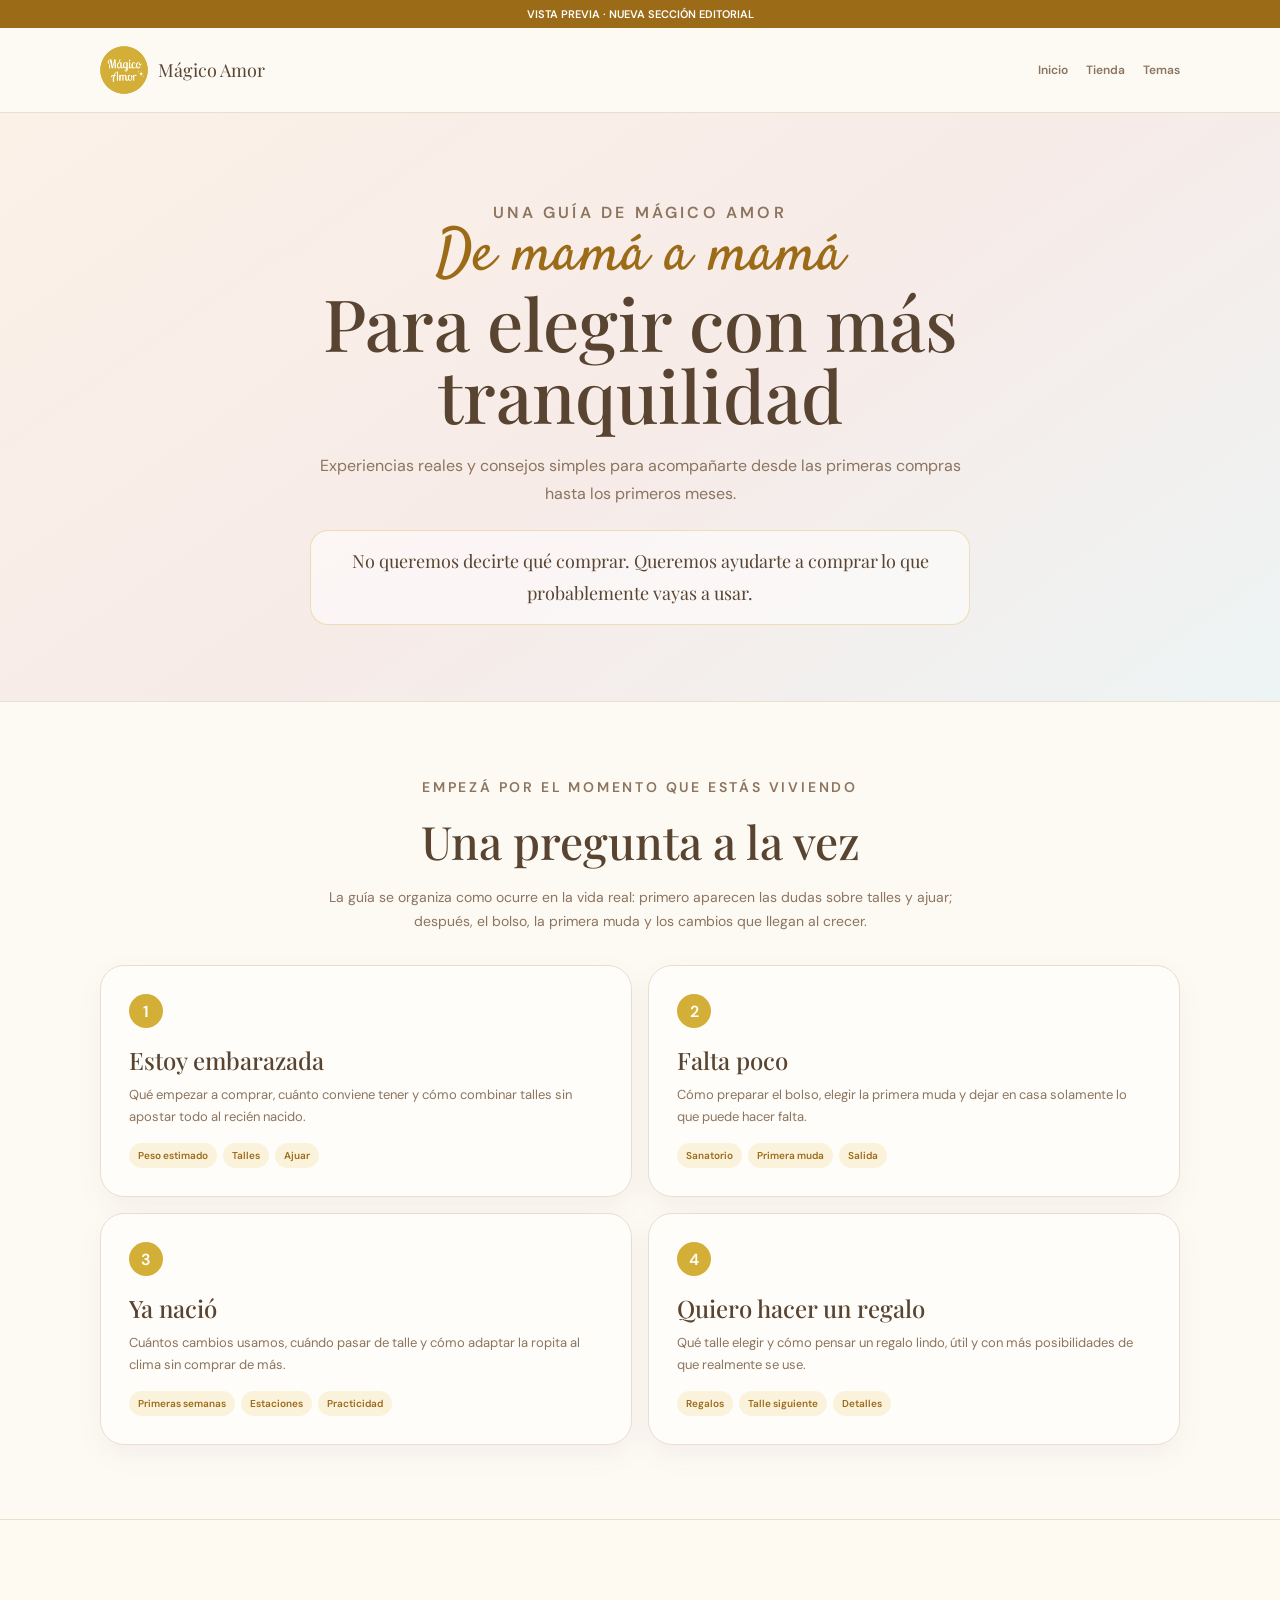
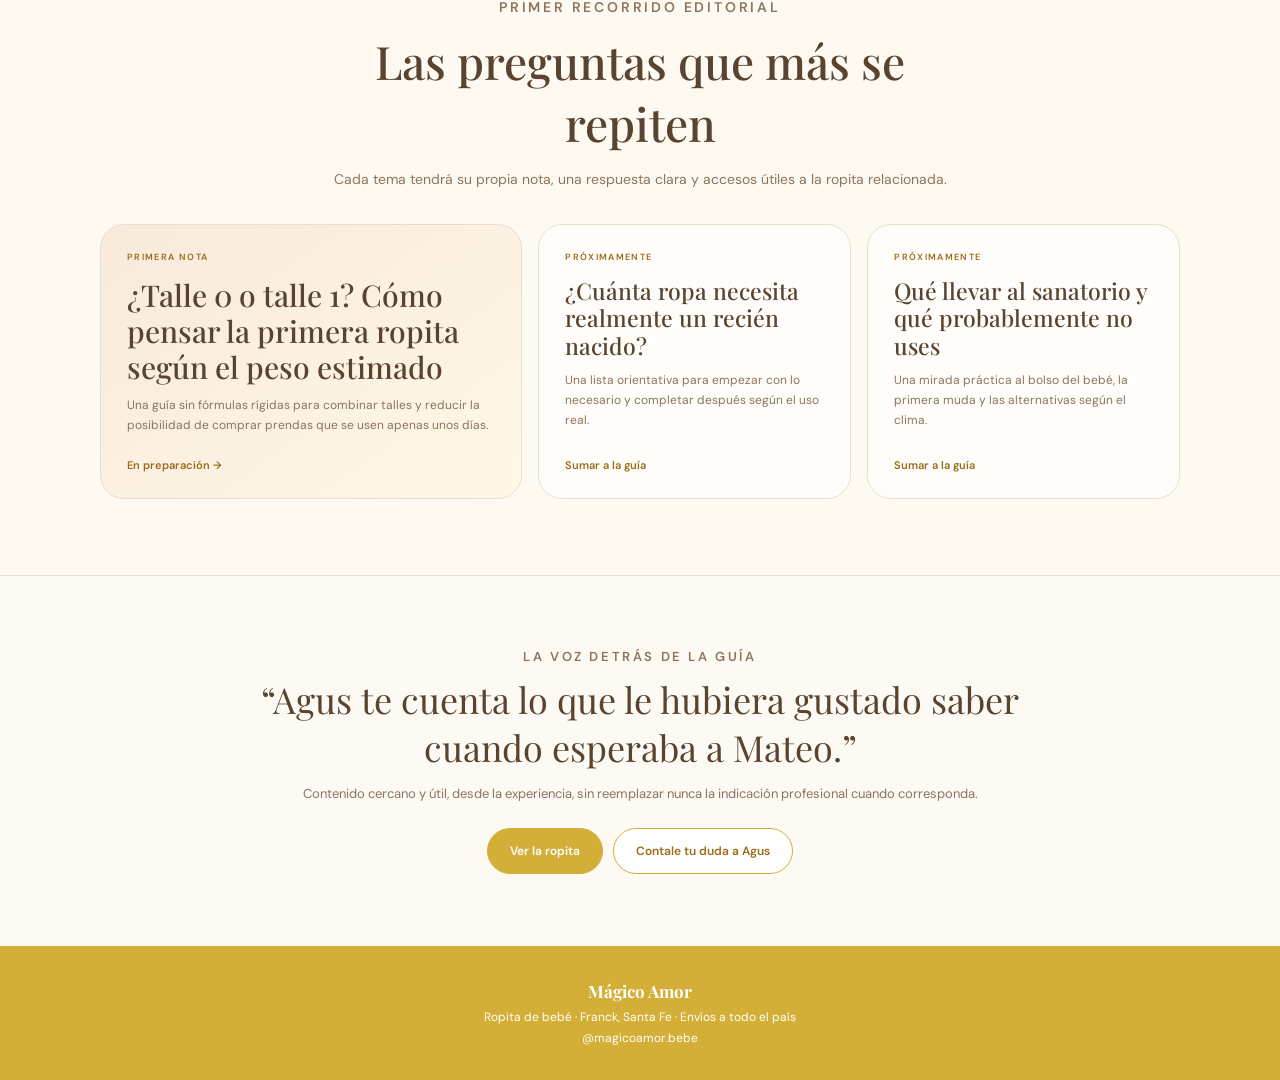
<file: de-mama-a-mama.html>
<!doctype html>
<html lang="es-AR">
<head>
  <meta charset="utf-8">
  <meta name="viewport" content="width=device-width,initial-scale=1">
  <title>De mamá a mamá · Guías para la primera ropita | Mágico Amor</title>
  <meta name="description" content="Consejos reales de Mágico Amor para elegir talles, preparar el ajuar y comprar la primera ropita del bebé sin comprar de más.">
  <link rel="icon" type="image/png" href="logo.png">
  <link rel="preconnect" href="https://fonts.googleapis.com">
  <link rel="preconnect" href="https://fonts.gstatic.com" crossorigin>
  <link href="https://fonts.googleapis.com/css2?family=DM+Sans:wght@400;500;600&family=Playfair+Display:wght@500&family=Satisfy&display=swap" rel="stylesheet">
  <style>
    :root{--ink:#594431;--muted:#8c745e;--gold:#d4af37;--deep:#9c6b18;--cream:#fdfaf4;--paper:#fffdf9;--line:#eadfce;--blush:#f7ebe8;--sky:#edf4f4;--shadow:0 18px 45px rgba(100,73,43,.1)}
    *{box-sizing:border-box}html{scroll-behavior:smooth}body{margin:0;background:var(--cream);color:var(--ink);font-family:"DM Sans",system-ui,sans-serif;-webkit-font-smoothing:antialiased}.shell{width:min(1080px,calc(100% - 36px));margin:auto}.preview{padding:7px 16px;background:var(--deep);color:#fff;text-align:center;font-size:11px;font-weight:600}.topbar{display:flex;align-items:center;justify-content:space-between;padding:18px 0}.brand{display:flex;align-items:center;gap:10px;color:var(--ink);text-decoration:none;font-family:"Playfair Display",Georgia,serif;font-size:18px}.brand img{width:48px;height:48px;border-radius:50%;object-fit:cover;transform:scale(1.03)}.topbar nav{display:flex;gap:18px}.topbar nav a{color:var(--muted);font-size:12px;font-weight:600;text-decoration:none}.hero{padding:64px 0 76px;text-align:center;background:linear-gradient(145deg,#fbf1e7,var(--blush) 52%,var(--sky));border-block:1px solid var(--line)}.eyebrow{margin:0 0 10px;color:var(--deep);font-size:10px;font-weight:600;letter-spacing:.2em;text-transform:uppercase}.hero h1{max-width:760px;margin:auto;font-family:"Playfair Display",Georgia,serif;font-size:clamp(42px,7vw,72px);font-weight:500;line-height:1}.hero h1 span{display:block;color:var(--deep);font-family:"Satisfy",cursive;font-size:.82em;font-weight:400}.hero p{max-width:660px;margin:22px auto 0;color:var(--muted);font-size:16px;line-height:1.75}.promise{max-width:720px;margin:30px auto 0;padding:15px 20px;border:1px solid rgba(212,175,55,.35);border-radius:18px;background:rgba(255,255,255,.55);color:var(--ink)!important;font-family:"Playfair Display",Georgia,serif;font-size:18px!important}.journeys{padding:74px 0}.heading{text-align:center;max-width:680px;margin:0 auto 32px}.heading h2{margin:0;font-family:"Playfair Display",Georgia,serif;font-size:clamp(30px,4.5vw,46px);font-weight:500}.heading p{color:var(--muted);font-size:14px;line-height:1.7}.journey-grid{display:grid;grid-template-columns:repeat(2,1fr);gap:16px}.journey{padding:28px;border:1px solid var(--line);border-radius:24px;background:var(--paper);box-shadow:0 10px 28px rgba(100,73,43,.06)}.journey-num{display:grid;place-items:center;width:34px;height:34px;border-radius:50%;background:var(--gold);color:#fff;font-weight:600}.journey h3{margin:16px 0 8px;font-family:"Playfair Display",Georgia,serif;font-size:24px;font-weight:500}.journey p{margin:0;color:var(--muted);font-size:13px;line-height:1.65}.journey-tags{display:flex;flex-wrap:wrap;gap:6px;margin-top:16px}.journey-tags span{padding:6px 9px;border-radius:999px;background:#fbf2dc;color:var(--deep);font-size:10px;font-weight:600}.featured{padding:76px 0;background:#fffaf1;border-block:1px solid var(--line)}.article-grid{display:grid;grid-template-columns:1.35fr 1fr 1fr;gap:16px}.article{display:flex;flex-direction:column;min-height:275px;padding:26px;border:1px solid var(--line);border-radius:24px;background:var(--paper);color:inherit}.article.feature{background:linear-gradient(145deg,#f8e9dc,#fff8e7)}.article-label{color:var(--deep);font-size:9px;font-weight:600;letter-spacing:.15em;text-transform:uppercase}.article h3{margin:14px 0 10px;font-family:"Playfair Display",Georgia,serif;font-size:23px;font-weight:500;line-height:1.2}.article.feature h3{font-size:30px}.article p{margin:0;color:var(--muted);font-size:12px;line-height:1.7}.article .status{margin-top:auto;padding-top:22px;color:var(--deep);font-size:11px;font-weight:600}.voice{padding:72px 0;text-align:center}.voice blockquote{max-width:760px;margin:0 auto;font-family:"Playfair Display",Georgia,serif;font-size:clamp(24px,4vw,36px);line-height:1.35}.voice p{color:var(--muted);font-size:13px}.cta{display:flex;justify-content:center;gap:10px;flex-wrap:wrap;margin-top:26px}.button{display:inline-flex;align-items:center;justify-content:center;min-height:46px;padding:0 22px;border:1px solid var(--gold);border-radius:999px;background:var(--gold);color:#fff;font-size:12px;font-weight:600;text-decoration:none}.button.alt{background:#fff;color:var(--deep)}footer{padding:30px 18px;background:var(--gold);color:#fff;text-align:center;font-size:12px;line-height:1.8}footer strong{font-family:"Playfair Display",Georgia,serif;font-size:17px}
    @media(max-width:760px){.topbar nav{gap:10px}.topbar nav a:first-child{display:none}.hero{padding:48px 0 58px}.journey-grid,.article-grid{grid-template-columns:1fr}.article{min-height:220px}.article.feature h3{font-size:26px}}
  </style>
</head>
<body>
  <div class="preview">VISTA PREVIA · NUEVA SECCIÓN EDITORIAL</div>
  <header class="shell topbar"><a class="brand" href="home-v2.html"><img src="logo.png" alt=""><span>Mágico Amor</span></a><nav><a href="home-v2.html">Inicio</a><a href="index.html">Tienda</a><a href="#temas">Temas</a></nav></header>
  <main>
    <section class="hero"><div class="shell"><p class="eyebrow">Una guía de Mágico Amor</p><h1><span>De mamá a mamá</span>Para elegir con más tranquilidad</h1><p>Experiencias reales y consejos simples para acompañarte desde las primeras compras hasta los primeros meses.</p><p class="promise">No queremos decirte qué comprar. Queremos ayudarte a comprar lo que probablemente vayas a usar.</p></div></section>
    <section class="journeys" id="temas"><div class="shell"><div class="heading"><p class="eyebrow">Empezá por el momento que estás viviendo</p><h2>Una pregunta a la vez</h2><p>La guía se organiza como ocurre en la vida real: primero aparecen las dudas sobre talles y ajuar; después, el bolso, la primera muda y los cambios que llegan al crecer.</p></div><div class="journey-grid">
      <article class="journey"><div class="journey-num">1</div><h3>Estoy embarazada</h3><p>Qué empezar a comprar, cuánto conviene tener y cómo combinar talles sin apostar todo al recién nacido.</p><div class="journey-tags"><span>Peso estimado</span><span>Talles</span><span>Ajuar</span></div></article>
      <article class="journey"><div class="journey-num">2</div><h3>Falta poco</h3><p>Cómo preparar el bolso, elegir la primera muda y dejar en casa solamente lo que puede hacer falta.</p><div class="journey-tags"><span>Sanatorio</span><span>Primera muda</span><span>Salida</span></div></article>
      <article class="journey"><div class="journey-num">3</div><h3>Ya nació</h3><p>Cuántos cambios usamos, cuándo pasar de talle y cómo adaptar la ropita al clima sin comprar de más.</p><div class="journey-tags"><span>Primeras semanas</span><span>Estaciones</span><span>Practicidad</span></div></article>
      <article class="journey"><div class="journey-num">4</div><h3>Quiero hacer un regalo</h3><p>Qué talle elegir y cómo pensar un regalo lindo, útil y con más posibilidades de que realmente se use.</p><div class="journey-tags"><span>Regalos</span><span>Talle siguiente</span><span>Detalles</span></div></article>
    </div></div></section>
    <section class="featured"><div class="shell"><div class="heading"><p class="eyebrow">Primer recorrido editorial</p><h2>Las preguntas que más se repiten</h2><p>Cada tema tendrá su propia nota, una respuesta clara y accesos útiles a la ropita relacionada.</p></div><div class="article-grid">
      <article class="article feature"><span class="article-label">Primera nota</span><h3>¿Talle 0 o talle 1? Cómo pensar la primera ropita según el peso estimado</h3><p>Una guía sin fórmulas rígidas para combinar talles y reducir la posibilidad de comprar prendas que se usen apenas unos días.</p><span class="status">En preparación →</span></article>
      <article class="article"><span class="article-label">Próximamente</span><h3>¿Cuánta ropa necesita realmente un recién nacido?</h3><p>Una lista orientativa para empezar con lo necesario y completar después según el uso real.</p><span class="status">Sumar a la guía</span></article>
      <article class="article"><span class="article-label">Próximamente</span><h3>Qué llevar al sanatorio y qué probablemente no uses</h3><p>Una mirada práctica al bolso del bebé, la primera muda y las alternativas según el clima.</p><span class="status">Sumar a la guía</span></article>
    </div></div></section>
    <section class="voice"><div class="shell"><p class="eyebrow">La voz detrás de la guía</p><blockquote>“Agus te cuenta lo que le hubiera gustado saber cuando esperaba a Mateo.”</blockquote><p>Contenido cercano y útil, desde la experiencia, sin reemplazar nunca la indicación profesional cuando corresponda.</p><div class="cta"><a class="button" href="index.html">Ver la ropita</a><a class="button alt" href="https://wa.me/5493425164672?text=Hola%20Agus%2C%20tengo%20una%20duda%20para%20De%20mam%C3%A1%20a%20mam%C3%A1">Contale tu duda a Agus</a></div></div></section>
  </main>
  <footer><strong>Mágico Amor</strong><br>Ropita de bebé · Franck, Santa Fe · Envíos a todo el país<br>@magicoamor.bebe</footer>
</body>
</html>
</file>
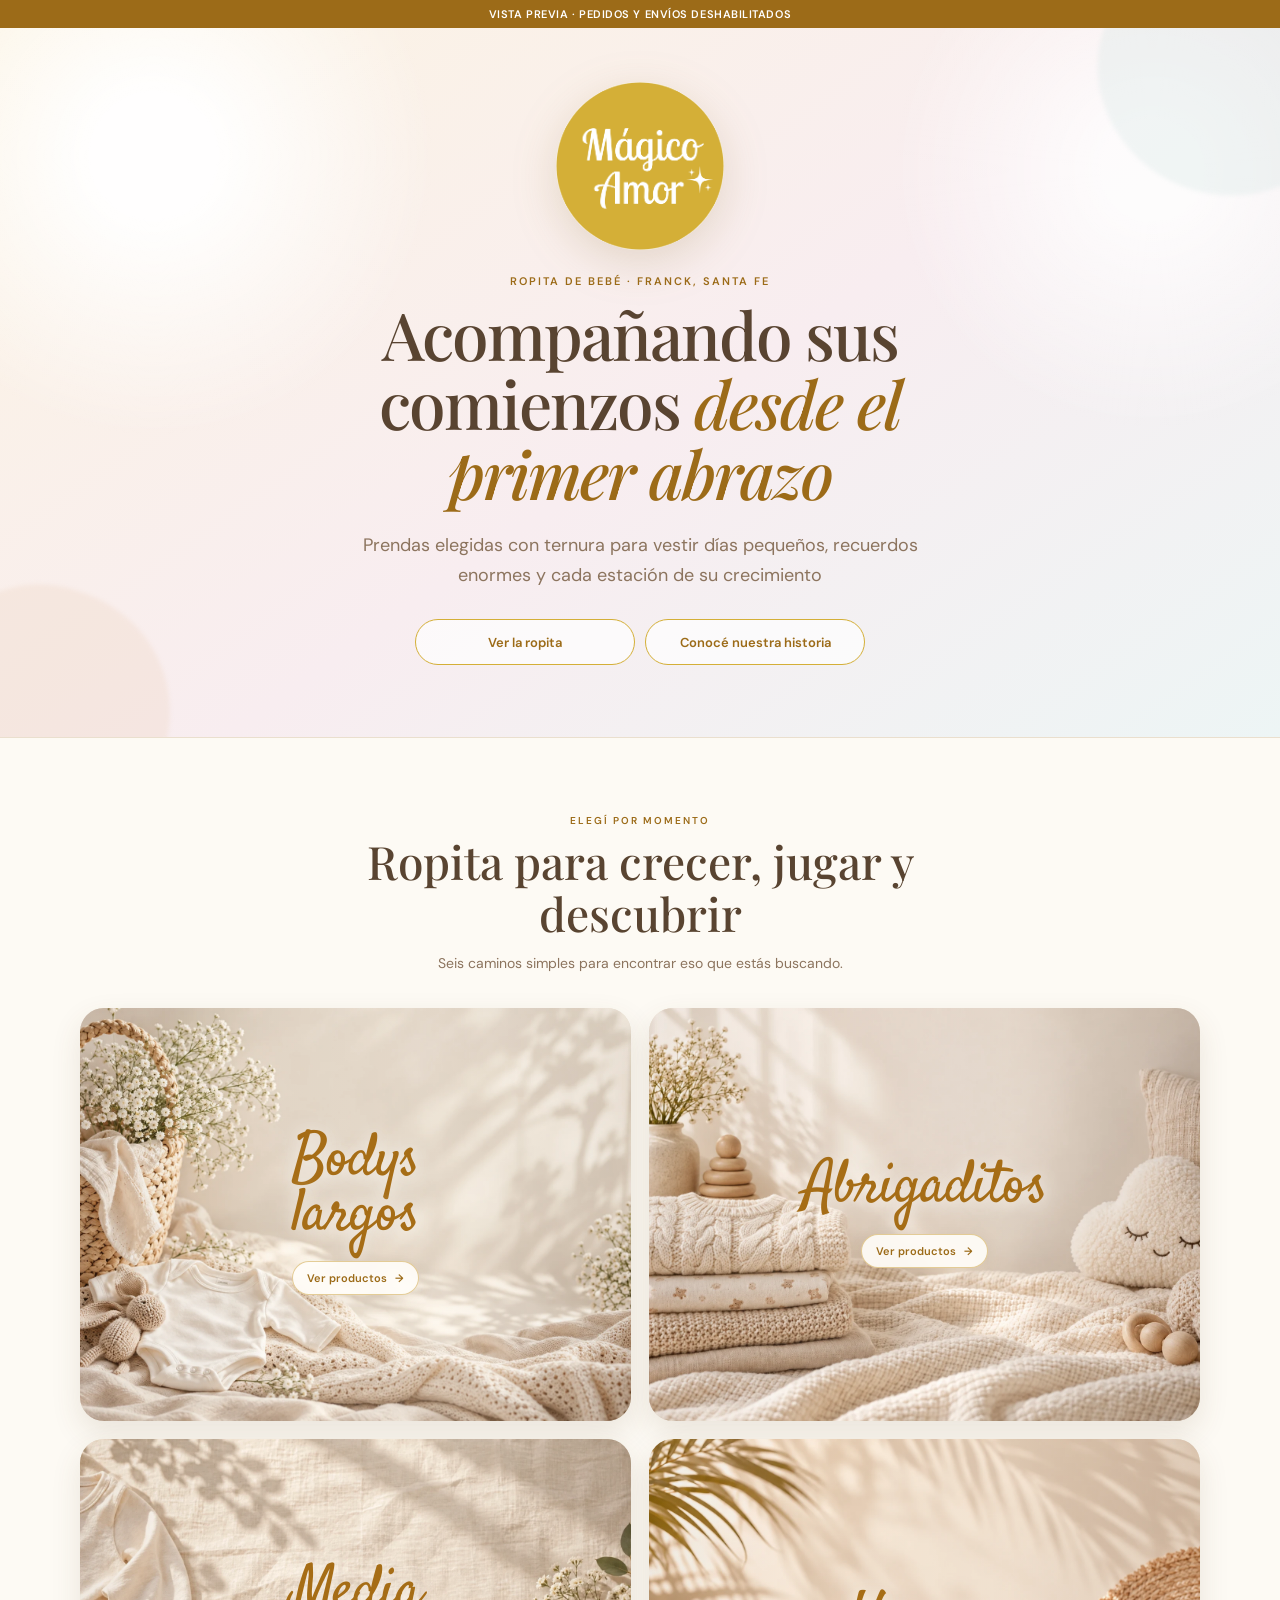
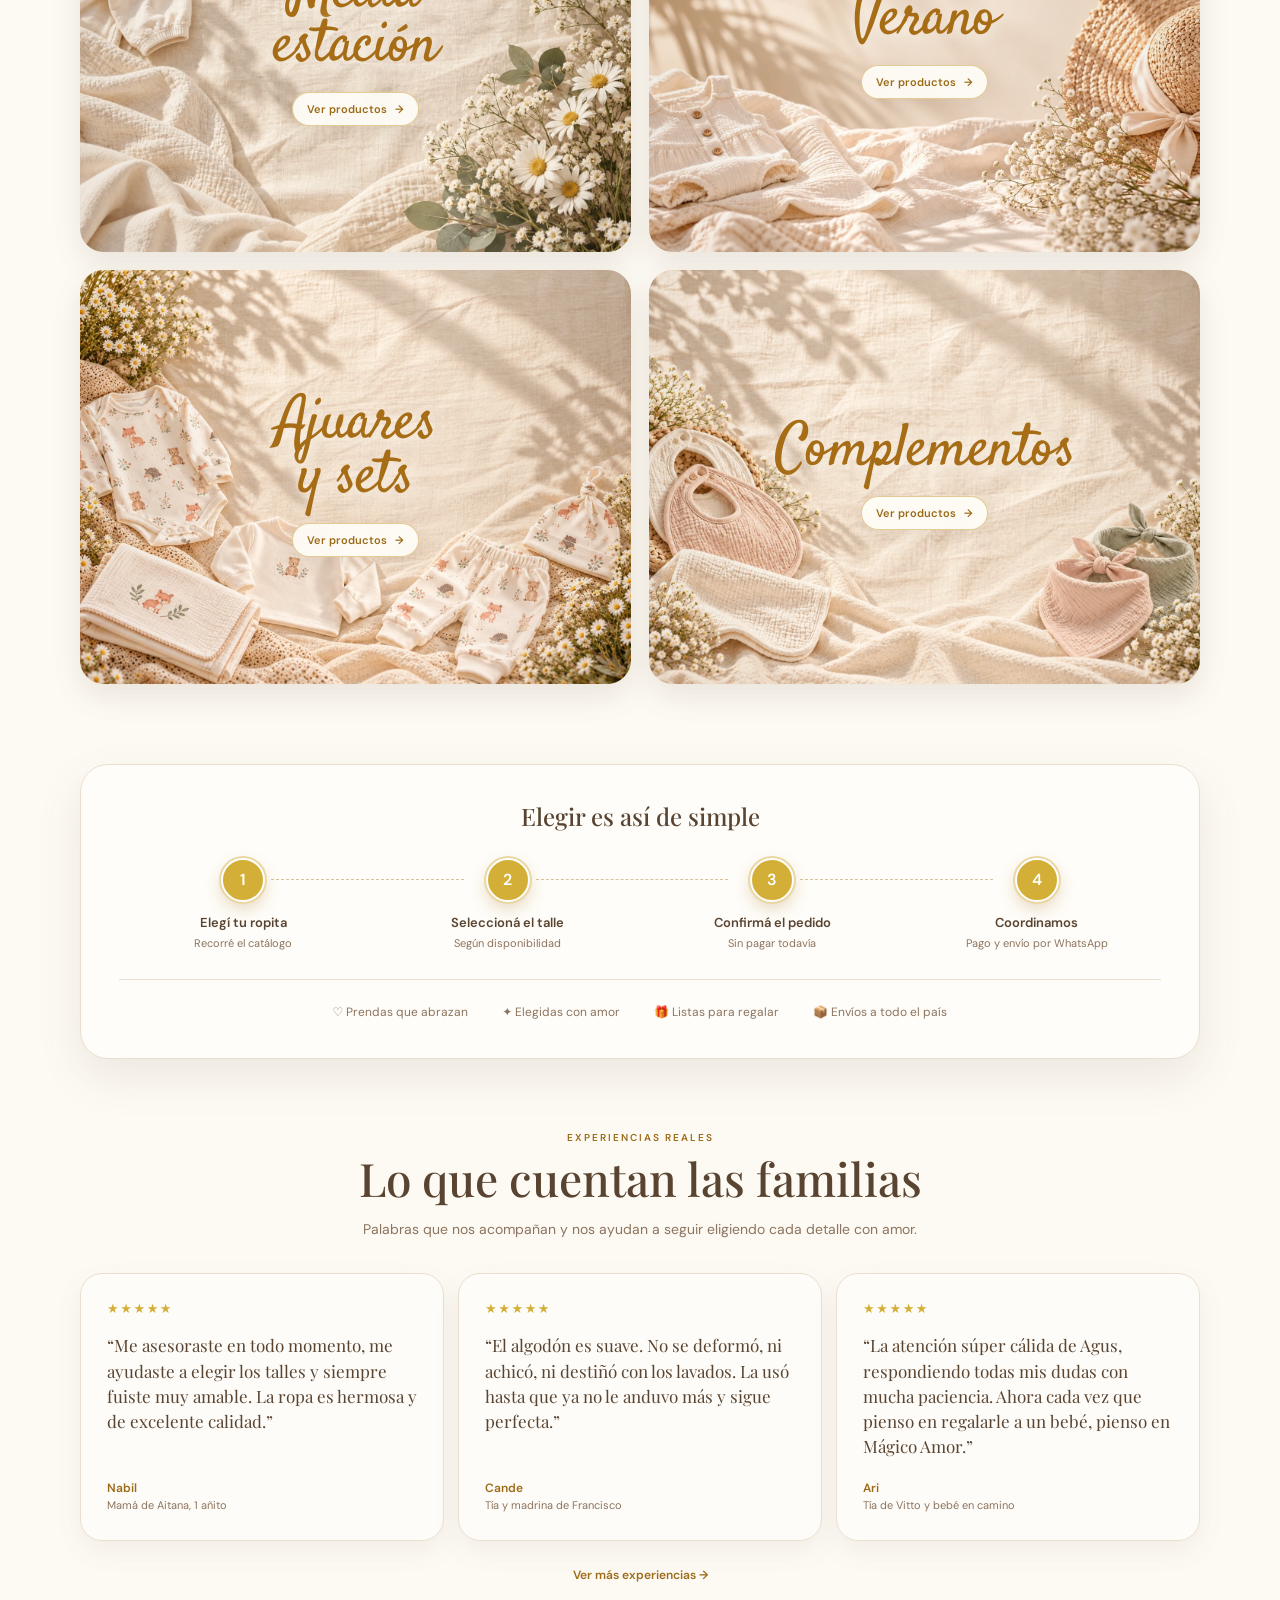
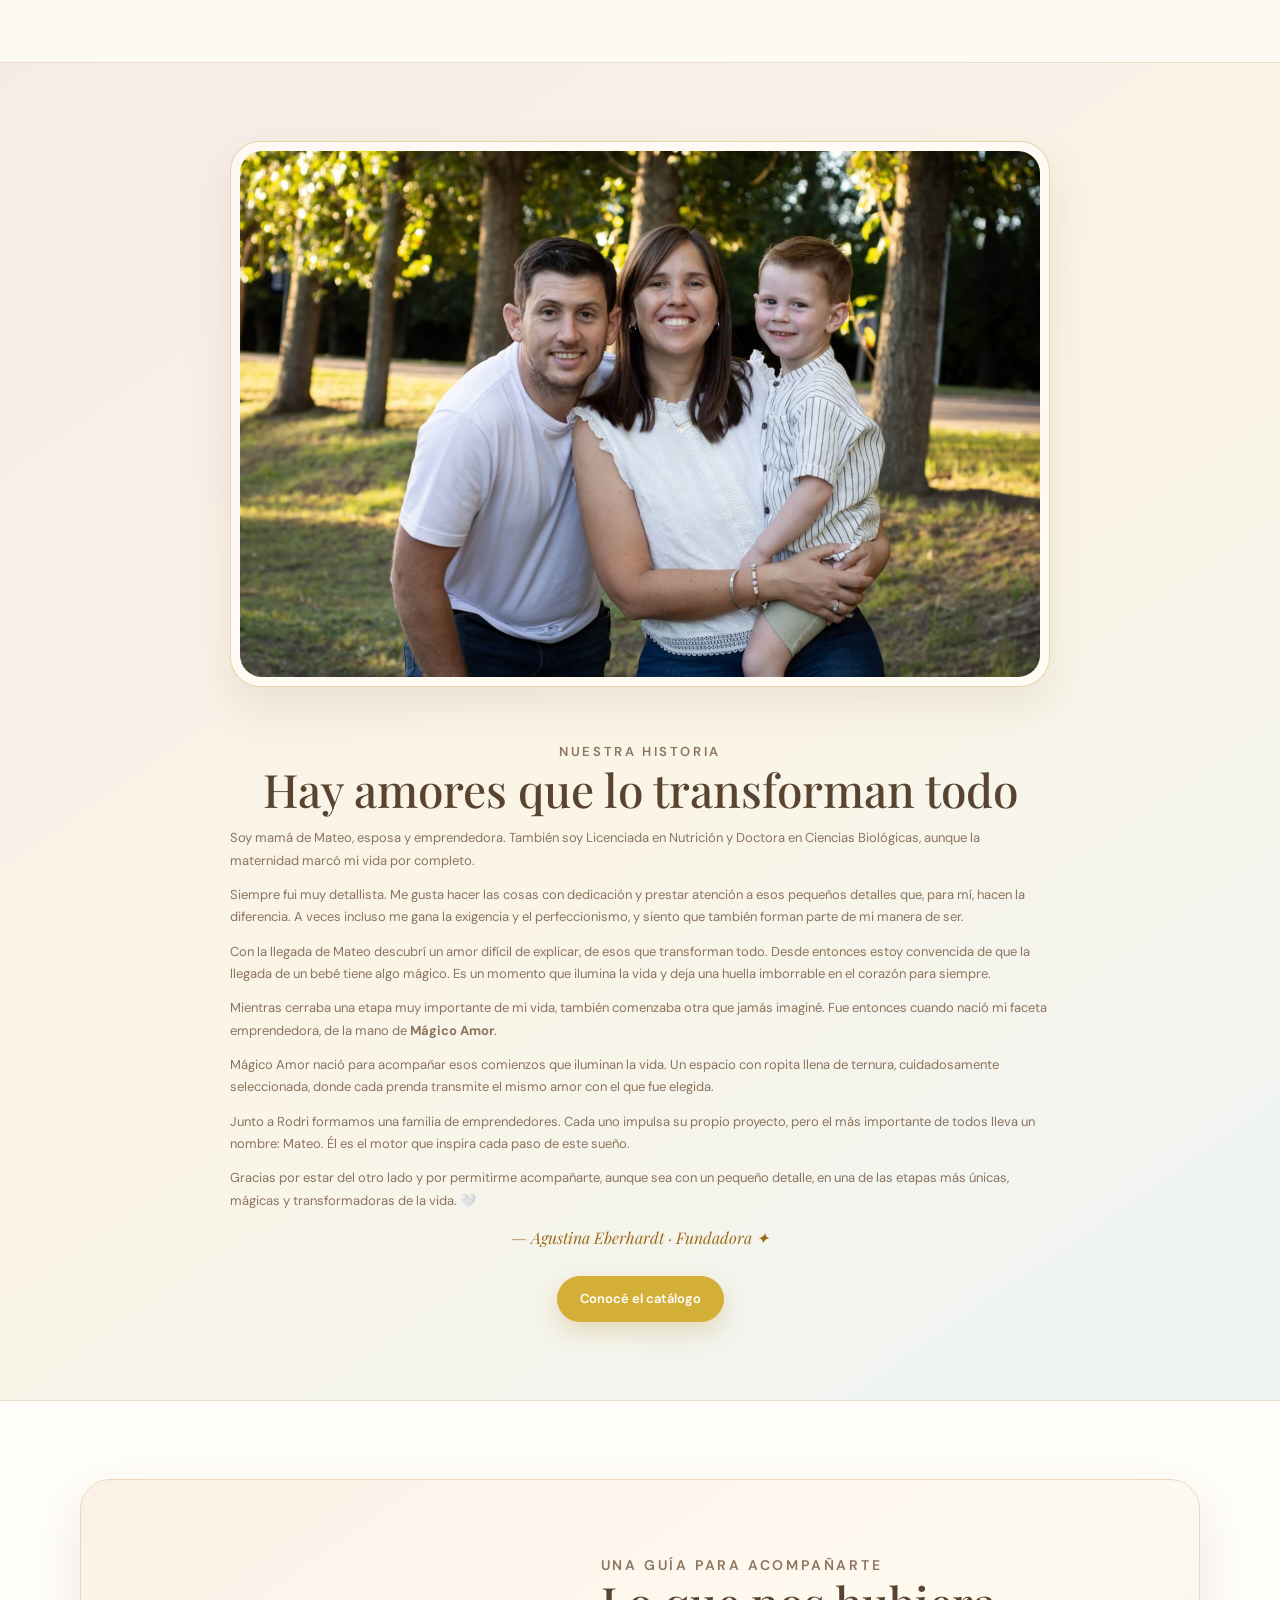
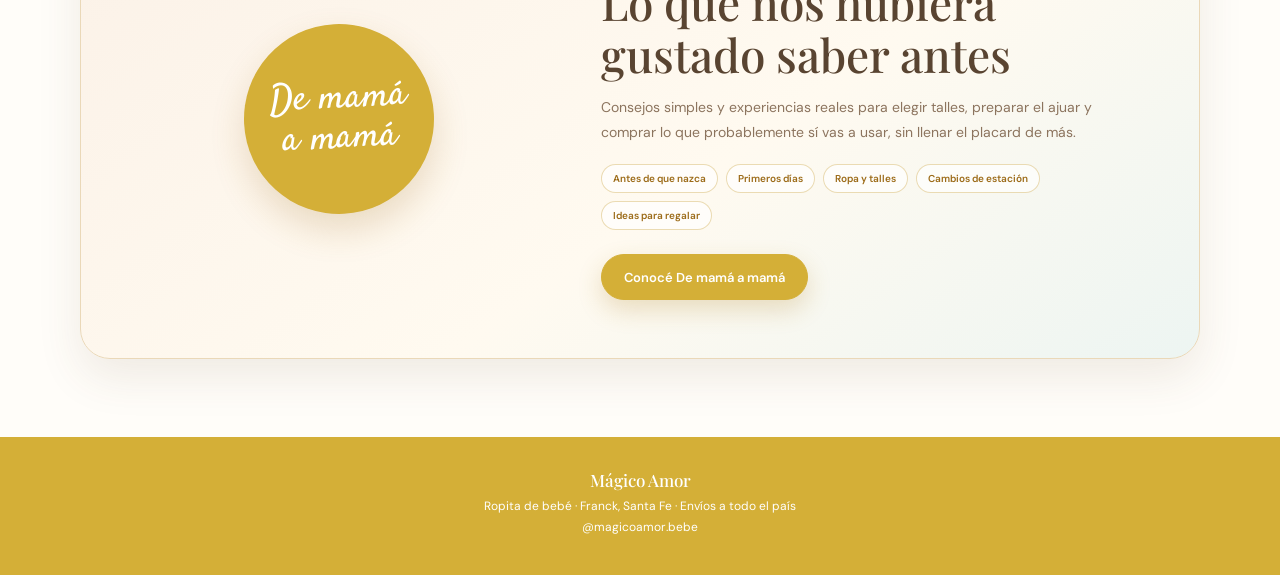
<file: home-v2.html>
<!doctype html>
<html lang="es">
<head>
  <meta charset="utf-8">
  <meta name="viewport" content="width=device-width,initial-scale=1">
  <meta name="robots" content="noindex,nofollow,noarchive">
  <meta name="theme-color" content="#fbf6ed">
  <title>Mágico Amor · Ropita para acompañar sus comienzos</title>
  <meta name="description" content="Ropita de bebé elegida con amor en Franck, Santa Fe. Explorá bodys, abrigaditos, media estación y verano.">
  <link rel="icon" type="image/png" href="logo.png">
  <link rel="preconnect" href="https://fonts.googleapis.com">
  <link rel="preconnect" href="https://fonts.gstatic.com" crossorigin>
  <link href="https://fonts.googleapis.com/css2?family=DM+Sans:wght@400;500;600&family=Playfair+Display:ital,wght@0,500;1,500&family=Satisfy&display=swap" rel="stylesheet">
  <style>
    :root{--ink:#594431;--muted:#8c745e;--gold:#d4af37;--gold-deep:#9c6b18;--cream:#fdfaf4;--paper:#fffdf9;--blush:#f7ebe8;--sky:#edf4f4;--line:#eadfce;--shadow:0 18px 45px rgba(100,73,43,.10)}
    *{box-sizing:border-box}html{scroll-behavior:smooth}body{margin:0;background:var(--cream);color:var(--ink);font-family:"DM Sans",system-ui,sans-serif;-webkit-font-smoothing:antialiased}a{color:inherit}img{max-width:100%}.shell{width:min(1120px,calc(100% - 36px));margin:0 auto}
    .preview-note{padding:7px 16px;background:var(--gold-deep);color:#fff;text-align:center;font-size:11px;font-weight:600;letter-spacing:.05em}
    .hero{position:relative;isolation:isolate;overflow:hidden;min-height:490px;display:grid;place-items:center;padding:54px 20px 72px;text-align:center;background:radial-gradient(circle at 12% 18%,rgba(255,255,255,.95) 0 5%,transparent 22%),radial-gradient(circle at 90% 20%,rgba(255,255,255,.8) 0 4%,transparent 20%),linear-gradient(145deg,#fcf4e3 0%,#f8edf0 54%,#edf5f5 100%);border-bottom:1px solid var(--line)}
    .hero::before,.hero::after{content:"";position:absolute;z-index:-1;width:250px;aspect-ratio:1;border-radius:48% 52% 44% 56%;filter:blur(2px);opacity:.33}.hero::before{left:-80px;bottom:-100px;background:#efd7c5;transform:rotate(20deg)}.hero::after{right:-70px;top:-80px;background:#d7e7e5;transform:rotate(-18deg)}
    .hero-inner{max-width:780px}.logo-wrap{width:168px;margin:0 auto 24px;overflow:hidden;border-radius:50%;filter:drop-shadow(0 12px 22px rgba(135,98,32,.18))}.logo-wrap img{display:block;width:100%;aspect-ratio:1;object-fit:cover;border-radius:50%;transform:scale(1.035)}
    .eyebrow,.section-kicker{margin:0 0 12px;color:var(--gold-deep);font-size:11px;font-weight:600;letter-spacing:.18em;text-transform:uppercase}h1{max-width:720px;margin:0 auto;font-family:"Playfair Display",Georgia,serif;font-size:clamp(38px,6vw,66px);font-weight:500;line-height:1.05;letter-spacing:-.03em}h1 em{color:var(--gold-deep);font-weight:500}.hero-copy{max-width:590px;margin:22px auto 0;color:var(--muted);font-size:clamp(15px,2vw,18px);line-height:1.7}.hero-actions{display:flex;justify-content:center;gap:10px;flex-wrap:wrap;margin-top:28px}.hero-actions .button{flex:0 0 220px;background:rgba(255,255,255,.7);color:var(--gold-deep);box-shadow:none}
    .button{display:inline-flex;align-items:center;justify-content:center;min-height:46px;padding:0 22px;border:1px solid var(--gold);border-radius:999px;font-size:13px;font-weight:600;text-decoration:none;transition:transform .2s ease,box-shadow .2s ease,background .2s ease}.button:hover{transform:translateY(-2px)}.button-primary{background:var(--gold);color:#fff;box-shadow:0 10px 24px rgba(177,128,34,.24)}.button-secondary{background:rgba(255,255,255,.58);color:var(--gold-deep)}
    .categories{padding:76px 0 54px}.section-heading{max-width:620px;margin:0 auto 32px;text-align:center}.section-kicker{margin-bottom:9px;font-size:10px;letter-spacing:.2em}h2{margin:0;font-family:"Playfair Display",Georgia,serif;font-size:clamp(30px,4vw,46px);font-weight:500;line-height:1.12}.section-intro{margin:13px auto 0;color:var(--muted);font-size:14px;line-height:1.7}.category-grid{display:grid;grid-template-columns:repeat(2,1fr);gap:18px}
    .category-card{position:relative;display:block;overflow:hidden;aspect-ratio:4/3;border:0;border-radius:24px;background:#eadfce;box-shadow:0 12px 30px rgba(100,73,43,.12);text-decoration:none;isolation:isolate;transition:transform .25s ease,box-shadow .25s ease}.category-card::after{content:"";position:absolute;inset:0;z-index:1;background:linear-gradient(90deg,rgba(67,45,24,.08),rgba(255,250,239,.1) 35%,rgba(255,250,239,.2) 65%,rgba(67,45,24,.08));pointer-events:none}.category-card:hover{transform:translateY(-5px);box-shadow:var(--shadow)}.category-card img{position:absolute;inset:0;display:block;width:100%;height:100%;object-fit:cover;transition:transform .45s ease}.category-card:hover img{transform:scale(1.025)}.category-content{position:absolute;inset:0;z-index:2;display:flex;flex-direction:column;align-items:center;justify-content:center;padding:24px;text-align:center}.category-title{max-width:82%;color:#a66d16;font-family:"Satisfy","Segoe Script",cursive;font-size:clamp(38px,4.7vw,64px);font-weight:400;font-style:normal;line-height:.9;letter-spacing:-.025em;text-shadow:0 2px 18px rgba(255,253,249,.95)}.category-label{display:inline-flex;align-items:center;gap:8px;margin-top:18px;padding:9px 14px;border:1px solid rgba(198,154,47,.48);border-radius:999px;background:rgba(255,253,249,.9);color:var(--gold-deep);font-size:11px;font-weight:600;box-shadow:0 6px 18px rgba(100,73,43,.1);backdrop-filter:blur(7px)}
    .shop-path{padding:26px 0 72px}.path-panel{padding:38px;border:1px solid var(--line);border-radius:28px;background:var(--paper);box-shadow:var(--shadow)}.path-title{margin:0 0 28px;text-align:center;font-family:"Playfair Display",Georgia,serif;font-size:24px;font-weight:500}.steps{display:grid;grid-template-columns:repeat(4,1fr);gap:16px}.step{position:relative;text-align:center}.step:not(:last-child)::after{content:"";position:absolute;top:21px;left:calc(50% + 28px);right:calc(-50% + 28px);border-top:1px dashed #d9c29b}.step-number{position:relative;z-index:1;display:flex;align-items:center;justify-content:center;width:44px;height:44px;margin:0 auto 12px;border:2px solid #fff;border-radius:50%;background:var(--gold);color:#fff;box-shadow:0 0 0 2px #ead7a3,0 7px 16px rgba(156,107,24,.25);font-family:"DM Sans",system-ui,sans-serif;font-size:16px;font-weight:600;line-height:1}.step strong{display:block;font-size:13px;font-weight:600}.step>span:not(.step-number){display:block;margin-top:4px;color:var(--muted);font-size:11px;line-height:1.5}.confidence{display:flex;justify-content:center;gap:18px 34px;flex-wrap:wrap;margin-top:28px;padding-top:24px;border-top:1px solid var(--line);color:var(--muted);font-size:12px}
    .voices{padding:0 0 78px}.voices-grid{display:grid;grid-template-columns:repeat(3,1fr);gap:14px}.voice-card{display:flex;flex-direction:column;min-height:210px;padding:26px;border:1px solid var(--line);border-radius:22px;background:rgba(255,253,249,.82);box-shadow:0 10px 28px rgba(100,73,43,.07)}.voice-stars{color:var(--gold);font-size:13px;letter-spacing:.12em}.voice-card blockquote{margin:16px 0 20px;color:var(--ink);font-family:"Playfair Display",Georgia,serif;font-size:17px;line-height:1.48}.voice-card footer{margin-top:auto;padding:0;background:none;color:var(--muted);text-align:left;font-size:11px;line-height:1.5}.voice-card footer strong{display:block;color:var(--gold-deep);font-family:"DM Sans",system-ui,sans-serif;font-size:12px;font-weight:600}.voices-action{text-align:center;margin-top:22px}.voices-action a{color:var(--gold-deep);font-size:12px;font-weight:600;text-decoration:none}
    .story{padding:78px 0;background:linear-gradient(145deg,var(--blush),#fbf5e7 52%,var(--sky));border-top:1px solid var(--line)}.story-card{display:grid;grid-template-columns:1fr;gap:42px}.story-photo{position:relative;width:100%;max-width:820px;aspect-ratio:3/2;margin:0 auto;padding:9px;border:1px solid rgba(198,154,47,.38);border-radius:30px;background:rgba(255,253,249,.72);box-shadow:var(--shadow)}.story-photo img{display:block;width:100%;height:100%;object-fit:cover;object-position:center;border-radius:22px}.story-copy{width:100%;max-width:820px;margin:0 auto}.story-copy .section-kicker{text-align:center}.story-copy h2{max-width:none;text-align:center}.story-copy p{margin:12px 0 0;color:var(--muted);font-size:13px;line-height:1.72}.story-signature{text-align:center;color:var(--gold-deep)!important;font-family:"Playfair Display",Georgia,serif;font-style:italic;font-size:16px!important}.story-copy .button{display:flex;width:max-content;margin:24px auto 0}
    .editorial{padding:78px 0;background:var(--paper);border-top:1px solid var(--line)}.editorial-card{display:grid;grid-template-columns:.85fr 1.15fr;gap:clamp(28px,5vw,62px);align-items:center;padding:clamp(28px,5vw,58px);border:1px solid #ead8b8;border-radius:30px;background:linear-gradient(145deg,#fbf1e7,#fffaf0 58%,#edf5f2);box-shadow:var(--shadow)}.editorial-mark{display:grid;place-items:center;width:190px;aspect-ratio:1;margin:auto;border-radius:50%;background:var(--gold);color:#fff;text-align:center;font-family:"Satisfy","Segoe Script",cursive;font-size:38px;line-height:1.05;transform:rotate(-3deg);box-shadow:0 16px 35px rgba(156,107,24,.2)}.editorial-copy h2{max-width:650px}.editorial-copy p{margin:15px 0 0;color:var(--muted);font-size:14px;line-height:1.75}.topic-list{display:flex;flex-wrap:wrap;gap:8px;margin-top:20px}.topic-list span{padding:7px 11px;border:1px solid rgba(198,154,47,.35);border-radius:999px;background:rgba(255,255,255,.65);color:var(--gold-deep);font-size:10px;font-weight:600}.editorial-copy .button{margin-top:24px}
    footer{padding:28px 18px 36px;background:var(--gold);color:#fff;text-align:center;font-size:12px;line-height:1.8}footer strong{color:#fff;font-family:"Playfair Display",Georgia,serif;font-size:17px;font-weight:500}footer a{color:#fff;text-decoration:none}
    @media(max-width:760px){.shell{width:min(100% - 24px,600px)}.hero{min-height:0;padding:42px 18px 54px}.logo-wrap{width:136px;margin-bottom:22px}.category-grid{gap:10px}.category-card{border-radius:18px}.category-content{padding:16px}.category-title{font-size:clamp(30px,9vw,48px)}.category-label{margin-top:12px;padding:7px 10px;font-size:10px}.path-panel{padding:30px 18px}.steps{grid-template-columns:repeat(2,1fr);gap:28px 12px}.step::after{display:none}.voices-grid{grid-template-columns:1fr}.voice-card{min-height:0}.story{padding:58px 0 66px}.story-card{gap:32px}.story-photo{width:100%;max-width:560px}.story-copy .section-kicker{text-align:center}.editorial{padding:58px 0}.editorial-card{grid-template-columns:1fr;text-align:center}.editorial-mark{width:150px;font-size:31px}.topic-list{justify-content:center}}
    @media(max-width:420px){.category-grid{grid-template-columns:1fr}.category-label{font-size:11px}.hero-actions .button{width:100%}}
    @media(prefers-reduced-motion:reduce){html{scroll-behavior:auto}*,*::before,*::after{transition:none!important}}
  </style>
</head>
<body>
  <div class="preview-note">VISTA PREVIA · PEDIDOS Y ENVÍOS DESHABILITADOS</div>
  <header class="hero">
    <div class="hero-inner">
      <div class="logo-wrap"><img src="logo.png?rev=11" alt="Mágico Amor"></div>
      <p class="eyebrow">Ropita de bebé · Franck, Santa Fe</p>
      <h1>Acompañando sus comienzos <em>desde el primer abrazo</em></h1>
      <p class="hero-copy">Prendas elegidas con ternura para vestir días pequeños, recuerdos enormes y cada estación de su crecimiento</p>
      <div class="hero-actions"><a class="button button-primary" href="#colecciones">Ver la ropita</a><a class="button button-secondary" href="#nuestra-historia">Conocé nuestra historia</a></div>
    </div>
  </header>
  <main>
    <section class="categories" id="colecciones">
      <div class="shell">
        <div class="section-heading"><p class="section-kicker">Elegí por momento</p><h2>Ropita para crecer, jugar y descubrir</h2><p class="section-intro">Seis caminos simples para encontrar eso que estás buscando.</p></div>
        <div class="category-grid">
          <a class="category-card" href="index.html?grupo=bodys" aria-label="Ver la colección Bodys en el catálogo"><img src="categoria-bodys-largos-v2.webp?rev=13" alt="Ropita de bebé en tonos cálidos" width="1400" height="1050"><span class="category-content"><span class="category-title">Bodys<br>largos</span><span class="category-label">Ver productos <span aria-hidden="true">→</span></span></span></a>
          <a class="category-card" href="index.html?grupo=abrigaditos" aria-label="Ver la colección Abrigaditos en el catálogo"><img src="categoria-abrigaditos-v3.webp?rev=16" alt="Abrigaditos y textiles cálidos para bebé" width="1400" height="1050"><span class="category-content"><span class="category-title">Abrigaditos</span><span class="category-label">Ver productos <span aria-hidden="true">→</span></span></span></a>
          <a class="category-card" href="index.html?grupo=media-estacion" aria-label="Ver la colección Media estación en el catálogo"><img src="categoria-media-estacion-v3.webp?rev=17" alt="Ropita liviana de media estación" width="1400" height="1050"><span class="category-content"><span class="category-title">Media<br>estación</span><span class="category-label">Ver productos <span aria-hidden="true">→</span></span></span></a>
          <a class="category-card" href="index.html?grupo=verano" aria-label="Ver la colección Verano en el catálogo"><img src="categoria-verano-v3.webp?rev=17" alt="Ropita liviana de verano para bebé" width="1400" height="1050"><span class="category-content"><span class="category-title">Verano</span><span class="category-label">Ver productos <span aria-hidden="true">→</span></span></span></a>
          <a class="category-card" href="index.html?grupo=ajuares-y-sets" aria-label="Ver la colección Ajuares y sets en el catálogo"><img src="categoria-ajuares-y-sets-v3.webp" alt="Ajuar completo para bebé con body, remera, pantalón, gorrito y manta" width="1536" height="1024"><span class="category-content"><span class="category-title">Ajuares<br>y sets</span><span class="category-label">Ver productos <span aria-hidden="true">→</span></span></span></a>
          <a class="category-card" href="index.html?grupo=complementos" aria-label="Ver la colección Complementos en el catálogo"><img src="categoria-complementos-v2.webp" alt="Baberos, babitas y bandanas para bebé" width="1536" height="1024"><span class="category-content"><span class="category-title">Complementos</span><span class="category-label">Ver productos <span aria-hidden="true">→</span></span></span></a>
        </div>
      </div>
    </section>
    <section class="shop-path" aria-labelledby="como-comprar">
      <div class="shell"><div class="path-panel">
        <h2 class="path-title" id="como-comprar">Elegir es así de simple</h2>
        <div class="steps">
          <div class="step"><span class="step-number">1</span><strong>Elegí tu ropita</strong><span>Recorré el catálogo</span></div><div class="step"><span class="step-number">2</span><strong>Seleccioná el talle</strong><span>Según disponibilidad</span></div><div class="step"><span class="step-number">3</span><strong>Confirmá el pedido</strong><span>Sin pagar todavía</span></div><div class="step"><span class="step-number">4</span><strong>Coordinamos</strong><span>Pago y envío por WhatsApp</span></div>
        </div>
        <div class="confidence" aria-label="Beneficios"><span>♡ Prendas que abrazan</span><span>✦ Elegidas con amor</span><span>🎁 Listas para regalar</span><span>📦 Envíos a todo el país</span></div>
      </div></div>
    </section>
    <section class="voices" aria-labelledby="voices-title"><div class="shell"><div class="section-heading"><p class="section-kicker">Experiencias reales</p><h2 id="voices-title">Lo que cuentan las familias</h2><p class="section-intro">Palabras que nos acompañan y nos ayudan a seguir eligiendo cada detalle con amor.</p></div><div class="voices-grid">
      <article class="voice-card"><div class="voice-stars" aria-label="5 estrellas">★★★★★</div><blockquote>“Me asesoraste en todo momento, me ayudaste a elegir los talles y siempre fuiste muy amable. La ropa es hermosa y de excelente calidad.”</blockquote><footer><strong>Nabil</strong>Mamá de Aitana, 1 añito</footer></article>
      <article class="voice-card"><div class="voice-stars" aria-label="5 estrellas">★★★★★</div><blockquote>“El algodón es suave. No se deformó, ni achicó, ni destiñó con los lavados. La usó hasta que ya no le anduvo más y sigue perfecta.”</blockquote><footer><strong>Cande</strong>Tía y madrina de Francisco</footer></article>
      <article class="voice-card"><div class="voice-stars" aria-label="5 estrellas">★★★★★</div><blockquote>“La atención súper cálida de Agus, respondiendo todas mis dudas con mucha paciencia. Ahora cada vez que pienso en regalarle a un bebé, pienso en Mágico Amor.”</blockquote><footer><strong>Ari</strong>Tía de Vitto y bebé en camino</footer></article>
    </div><div class="voices-action"><a href="index.html#experiencias">Ver más experiencias →</a></div></div></section>
    <section class="story" id="nuestra-historia">
      <div class="shell story-card">
        <div class="story-photo"><img src="agus-mateo.jpg" alt="Agustina y su familia" loading="lazy" width="900" height="1125"></div>
        <div class="story-copy"><p class="section-kicker">Nuestra historia</p><h2>Hay amores que lo transforman todo</h2><p>Soy mamá de Mateo, esposa y emprendedora. También soy Licenciada en Nutrición y Doctora en Ciencias Biológicas, aunque la maternidad marcó mi vida por completo.</p><p>Siempre fui muy detallista. Me gusta hacer las cosas con dedicación y prestar atención a esos pequeños detalles que, para mí, hacen la diferencia. A veces incluso me gana la exigencia y el perfeccionismo, y siento que también forman parte de mi manera de ser.</p><p>Con la llegada de Mateo descubrí un amor difícil de explicar, de esos que transforman todo. Desde entonces estoy convencida de que la llegada de un bebé tiene algo mágico. Es un momento que ilumina la vida y deja una huella imborrable en el corazón para siempre.</p><p>Mientras cerraba una etapa muy importante de mi vida, también comenzaba otra que jamás imaginé. Fue entonces cuando nació mi faceta emprendedora, de la mano de <strong>Mágico Amor</strong>.</p><p>Mágico Amor nació para acompañar esos comienzos que iluminan la vida. Un espacio con ropita llena de ternura, cuidadosamente seleccionada, donde cada prenda transmite el mismo amor con el que fue elegida.</p><p>Junto a Rodri formamos una familia de emprendedores. Cada uno impulsa su propio proyecto, pero el más importante de todos lleva un nombre: Mateo. Él es el motor que inspira cada paso de este sueño.</p><p>Gracias por estar del otro lado y por permitirme acompañarte, aunque sea con un pequeño detalle, en una de las etapas más únicas, mágicas y transformadoras de la vida. 🤍</p><p class="story-signature">— Agustina Eberhardt · Fundadora ✦</p><a class="button button-primary" href="index.html">Conocé el catálogo</a></div>
      </div>
    </section>
    <section class="editorial" aria-labelledby="editorial-title"><div class="shell"><div class="editorial-card"><div class="editorial-mark" aria-hidden="true">De mamá<br>a mamá</div><div class="editorial-copy"><p class="section-kicker">Una guía para acompañarte</p><h2 id="editorial-title">Lo que nos hubiera gustado saber antes</h2><p>Consejos simples y experiencias reales para elegir talles, preparar el ajuar y comprar lo que probablemente sí vas a usar, sin llenar el placard de más.</p><div class="topic-list" aria-label="Temas de la guía"><span>Antes de que nazca</span><span>Primeros días</span><span>Ropa y talles</span><span>Cambios de estación</span><span>Ideas para regalar</span></div><a class="button button-primary" href="de-mama-a-mama.html">Conocé De mamá a mamá</a></div></div></div></section>
  </main>
  <footer><strong>Mágico Amor</strong><br>Ropita de bebé · Franck, Santa Fe · Envíos a todo el país<br><a href="https://instagram.com/magicoamor.bebe">@magicoamor.bebe</a></footer>
</body>
</html>
</file>
